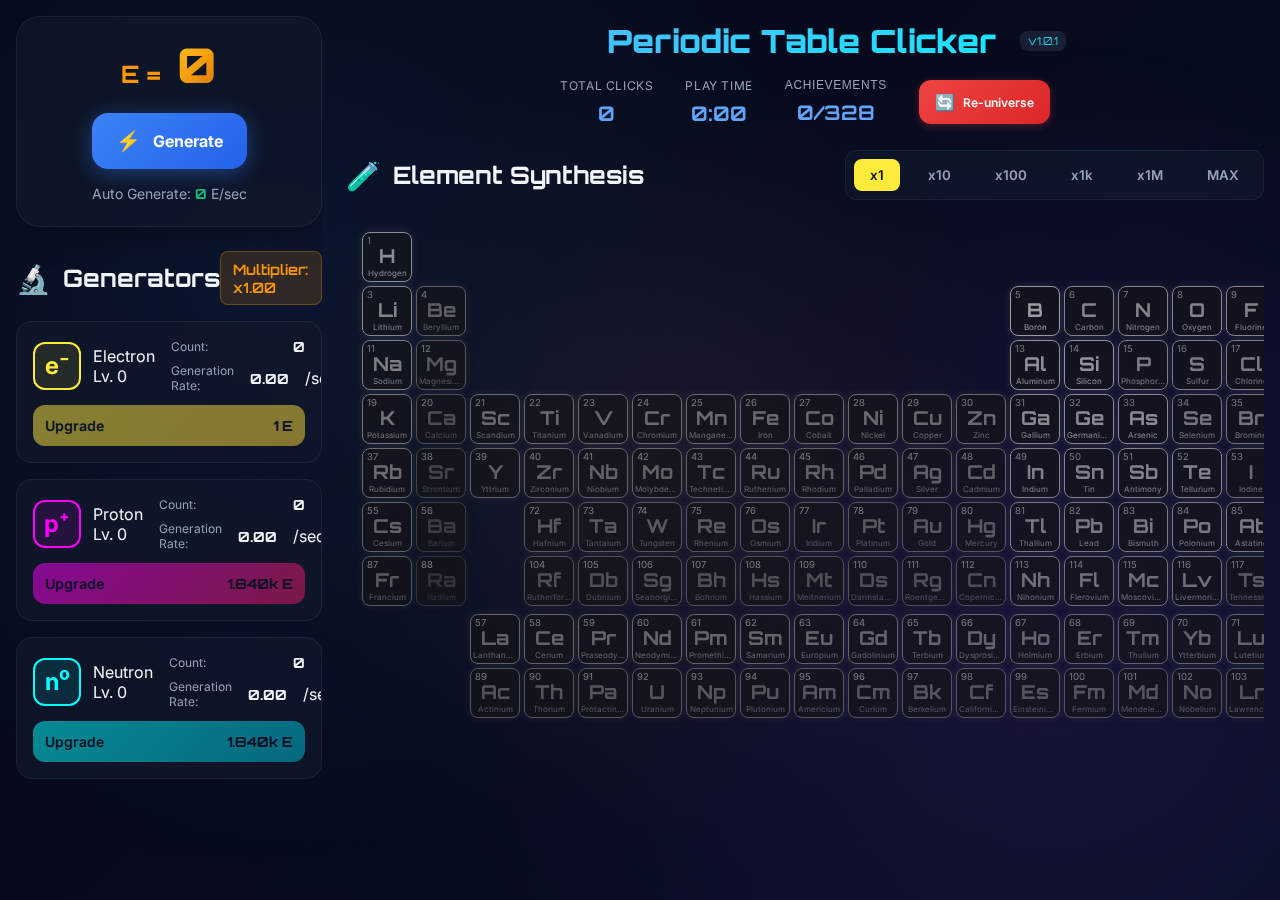
<file: index.html>
<!DOCTYPE html>
<html lang="ja">

<head>
    <meta charset="UTF-8">
    <meta name="viewport" content="width=device-width, initial-scale=1.0">
    <title>Periodic Table Clicker</title>
    <meta name="description" content="Periodic Table Clicker">
    <link rel="preconnect" href="https://fonts.googleapis.com">
    <link rel="preconnect" href="https://fonts.gstatic.com" crossorigin>
    <link
        href="https://fonts.googleapis.com/css2?family=Inter:wght@400;500;600;700&family=Orbitron:wght@500;700;900&display=swap"
        rel="stylesheet">
    <link rel="stylesheet" href="style.css">
</head>

<body>
    <div class="background-particles"></div>

    <div class="game-container">
        <!-- Main Game Area - Two Pane Layout -->
        <div class="game-main">
            <!-- Left Panel: Energy & Generators (Full Height) -->
            <div class="left-panel">
                <!-- Energy Section -->
                <section class="energy-section">
                    <div class="energy-display">
                        <div class="energy-unit">E = </div>
                        <div class="energy-value" id="energyValue">0</div>
                    </div>
                    <button class="click-button" id="clickButton">
                        <span class="click-icon">⚡</span>
                        <span class="click-text">Generate</span>
                    </button>
                    <div class="energy-rate">
                        <span>Auto Generate: </span>
                        <span id="energyRate">0.0</span>
                        <span> E/sec</span>
                    </div>
                </section>

                <!-- Particle Generators -->
                <section class="generators-section">
                    <div class="section-header">
                        <h2 class="section-title">
                            <span class="section-icon">🔬</span>
                            Generators
                        </h2>
                        <div class="multiplier-display">
                            Multiplier: x<span id="multiplierValue">1.0</span>
                        </div>
                    </div>
                    <div class="generators-grid">
                        <!-- Electron Generator -->
                        <div class="generator-card" data-type="electrons">
                            <div class="generator-content">
                                <div class="generator-header">
                                    <div class="generator-icon">e⁻</div>
                                    <div class="generator-info">
                                        <div class="generator-name">Electron</div>
                                        <div class="generator-level">Lv. <span id="electronLevel">0</span></div>
                                    </div>
                                </div>
                                <div class="generator-stats">
                                    <div class="stat-row">
                                        <span class="stat-name">Count:</span>
                                        <span class="stat-number" id="electronCount">0</span>
                                    </div>
                                    <div class="stat-row">
                                        <span class="stat-name">Generation Rate:</span>
                                        <span class="stat-number" id="electronRate">0.0</span>
                                        <span>/sec</span>
                                    </div>
                                </div>
                            </div>
                            <button class="upgrade-button" id="electronUpgrade">
                                <span class="button-text">Upgrade</span>
                                <span class="button-cost" id="electronCost">10 E</span>
                            </button>
                        </div>

                        <!-- Proton Generator -->
                        <div class="generator-card" data-type="protons">
                            <div class="generator-content">
                                <div class="generator-header">
                                    <div class="generator-icon">p⁺</div>
                                    <div class="generator-info">
                                        <div class="generator-name">Proton</div>
                                        <div class="generator-level">Lv. <span id="protonLevel">0</span></div>
                                    </div>
                                </div>
                                <div class="generator-stats">
                                    <div class="stat-row">
                                        <span class="stat-name">Count:</span>
                                        <span class="stat-number" id="protonCount">0</span>
                                    </div>
                                    <div class="stat-row">
                                        <span class="stat-name">Generation Rate:</span>
                                        <span class="stat-number" id="protonRate">0.0</span>
                                        <span>/sec</span>
                                    </div>
                                </div>
                            </div>
                            <button class="upgrade-button" id="protonUpgrade">
                                <span class="button-text">Upgrade</span>
                                <span class="button-cost" id="protonCost">10 E</span>
                            </button>
                        </div>

                        <!-- Neutron Generator -->
                        <div class="generator-card" data-type="neutrons">
                            <div class="generator-content">
                                <div class="generator-header">
                                    <div class="generator-icon">n⁰</div>
                                    <div class="generator-info">
                                        <div class="generator-name">Neutron</div>
                                        <div class="generator-level">Lv. <span id="neutronLevel">0</span></div>
                                    </div>
                                </div>
                                <div class="generator-stats">
                                    <div class="stat-row">
                                        <span class="stat-name">Count:</span>
                                        <span class="stat-number" id="neutronCount">0</span>
                                    </div>
                                    <div class="stat-row">
                                        <span class="stat-name">Generation Rate:</span>
                                        <span class="stat-number" id="neutronRate">0.0</span>
                                        <span>/sec</span>
                                    </div>
                                </div>
                            </div>
                            <button class="upgrade-button" id="neutronUpgrade">
                                <span class="button-text">Upgrade</span>
                                <span class="button-cost" id="neutronCost">10 E</span>
                            </button>
                        </div>
                    </div>
                </section>
            </div>

            <!-- Right Panel: Header + Elements -->
            <div class="right-panel">
                <!-- Header in Right Panel -->
                <div class="right-panel-header">
                    <h1 class="game-title">
                        <span class="title-icon">⚛️</span>
                        Periodic Table Clicker
                        <span class="version-tag" id="versionTag">v1.0.0</span>
                    </h1>
                    <div class="header-controls">
                        <div class="stats-bar">
                            <div class="stat-item">
                                <span class="stat-label">Total Clicks</span>
                                <span class="stat-value" id="totalClicks">0</span>
                            </div>
                            <div class="stat-item">
                                <span class="stat-label">Play Time</span>
                                <span class="stat-value" id="playTime">0:00</span>
                            </div>
                            <button class="achievement-button stat-item" id="achievementButton">
                                <span class="stat-label">Achievements</span>
                                <span class="stat-value" id="achievementCount">0/0</span>
                            </button>
                        </div>
                        <button class="reset-button" id="resetButton">
                            <span class="reset-icon">🔄</span>
                            <span>Re-universe</span>
                        </button>
                    </div>
                </div>

                <!-- Elements Section -->
                <section class="elements-section">
                    <div class="elements-header">
                        <h2 class="section-title">
                            <span class="section-icon">🧪</span>
                            Element Synthesis
                        </h2>
                        <div class="bulk-controls">
                            <button class="bulk-btn active" data-multiplier="1">x1</button>
                            <button class="bulk-btn" data-multiplier="10">x10</button>
                            <button class="bulk-btn" data-multiplier="100">x100</button>
                            <button class="bulk-btn" data-multiplier="1000">x1k</button>
                            <button class="bulk-btn" data-multiplier="1000000">x1M</button>
                            <button class="bulk-btn" data-multiplier="max">MAX</button>
                        </div>
                    </div>
                    <div class="elements-grid" id="elementsGrid">
                        <!-- Elements will be dynamically generated here -->
                    </div>
                </section>
            </div>
        </div>
    </div>

    <!-- Reset Confirmation Modal -->
    <div class="modal-overlay" id="resetModal">
        <div class="modal-content">
            <h3 class="modal-title">Reset Confirmation</h3>
            <p class="modal-message">Are you sure you want to reset your progress? This action cannot be undone.</p>
            <div class="reset-info">
                <div class="reset-info-row">
                    <span class="reset-info-label">Total Energy Earned:</span>
                    <span class="reset-info-value" id="resetTotalEnergy">0</span>
                </div>
                <div class="reset-info-row">
                    <span class="reset-info-label">New Multiplier:</span>
                    <span class="reset-info-value highlight" id="resetNewMultiplier">1.0</span>
                </div>
            </div>
            <div class="modal-actions">
                <button class="modal-button cancel" id="cancelReset">Cancel</button>
                <button class="modal-button confirm" id="confirmReset">Reset</button>
            </div>
            <div class="modal-footer-link">
                <a href="all_reset.html" class="danger-link">To completely delete your data, click here.</a>
            </div>
        </div>
    </div>

    <!-- Achievement List Modal -->
    <div class="modal-overlay" id="achievementModal">
        <div class="modal-content achievement-modal">
            <div class="achievement-modal-header">
                <h3 class="modal-title">🏆 Achievements</h3>
                <div class="achievement-summary">
                    <span id="achievementModalCount">0/0</span>
                    <span class="achievement-modal-bonus">Bonus: <span id="achievementModalBonus">x1</span></span>
                </div>
            </div>
            <div class="achievement-tabs">
                <button class="achievement-tab active" data-tab="elements">Elements</button>
                <button class="achievement-tab" data-tab="periods">Periods</button>
                <button class="achievement-tab" data-tab="groups">Groups</button>
                <button class="achievement-tab" data-tab="special">Special</button>
            </div>
            <div class="achievement-list-container" id="achievementListContainer">
                <!-- Achievement list will be generated here -->
            </div>
            <div class="modal-actions">
                <button class="modal-button cancel" id="closeAchievementModal">Close</button>
            </div>
        </div>
    </div>

    <!-- Achievement Detail Modal -->
    <div class="modal" id="achievementDetailModal">
        <div class="modal-content achievement-detail-modal">
            <h2 class="modal-title">🏆 Achievement Details</h2>
            <div class="achievement-detail-content">
                <div class="achievement-detail-name" id="achievementDetailName"></div>
                <div class="achievement-detail-desc" id="achievementDetailDesc"></div>
                <div class="achievement-detail-stats">
                    <div class="achievement-detail-row">
                        <span class="achievement-detail-label">📅 Obtained Date:</span>
                        <span class="achievement-detail-value" id="achievementDetailDate"></span>
                    </div>
                    <div class="achievement-detail-row">
                        <span class="achievement-detail-label">🖱️ Clicks at Obtained:</span>
                        <span class="achievement-detail-value" id="achievementDetailClicks"></span>
                    </div>
                    <div class="achievement-detail-row">
                        <span class="achievement-detail-label">⏱️ Play Time at Obtained:</span>
                        <span class="achievement-detail-value" id="achievementDetailPlayTime"></span>
                    </div>
                </div>
            </div>
            <div class="modal-actions">
                <button class="modal-button cancel" id="closeAchievementDetailModal">Close</button>
            </div>
        </div>
    </div>

    <script>
        // 複数タブ抑止
        (function() {
            const TAB_ID = 'periodicTableTab_' + Date.now() + '_' + Math.random();
            const CHANNEL_NAME = 'periodicTableChannel';
            const channel = new BroadcastChannel(CHANNEL_NAME);
            
            // 既存タブにping送信
            channel.postMessage({ type: 'ping', from: TAB_ID });
            
            let duplicateDetected = false;
            
            channel.onmessage = (e) => {
                if (e.data.type === 'ping' && e.data.from !== TAB_ID) {
                    // 他のタブからpingが来た = このタブは既存タブ
                    channel.postMessage({ type: 'pong', from: TAB_ID, to: e.data.from });
                } else if (e.data.type === 'pong' && e.data.to === TAB_ID) {
                    // 既存タブからの応答 = 重複検出
                    if (!duplicateDetected) {
                        duplicateDetected = true;
                        showDuplicateWarning();
                    }
                }
            };
            
            function showDuplicateWarning() {
                document.body.innerHTML = `
                    <div style="
                        position: fixed;
                        top: 0; left: 0; right: 0; bottom: 0;
                        background: linear-gradient(135deg, #050814 0%, #0a0e27 100%);
                        display: flex;
                        flex-direction: column;
                        justify-content: center;
                        align-items: center;
                        font-family: 'Inter', sans-serif;
                        color: #f1f5f9;
                        padding: 2rem;
                        text-align: center;
                    ">
                        <div style="font-size: 4rem; margin-bottom: 1rem;">⚠️</div>
                        <h1 style="font-family: 'Orbitron', sans-serif; color: #f59e0b; margin-bottom: 1rem;">It is already open in another tab.</h1>
                        <p style="color: #94a3b8; margin-bottom: 2rem; max-width: 400px;">
                            Periodic Table Clicker can only run in one tab at a time.
To maintain data integrity, please close this tab.
                        </p>
                        <button onclick="window.close()" style="
                            background: #3b82f6;
                            color: white;
                            border: none;
                            padding: 1rem 2rem;
                            border-radius: 0.75rem;
                            font-size: 1rem;
                            cursor: pointer;
                            font-family: 'Inter', sans-serif;
                        ">このタブを閉じる</button>
                    </div>
                `;
            }
            
            // タブを閉じる時にクリーンアップ
            window.addEventListener('beforeunload', () => {
                channel.close();
            });
        })();
    </script>
    <script src="game.js"></script>
</body>

</html>
</file>
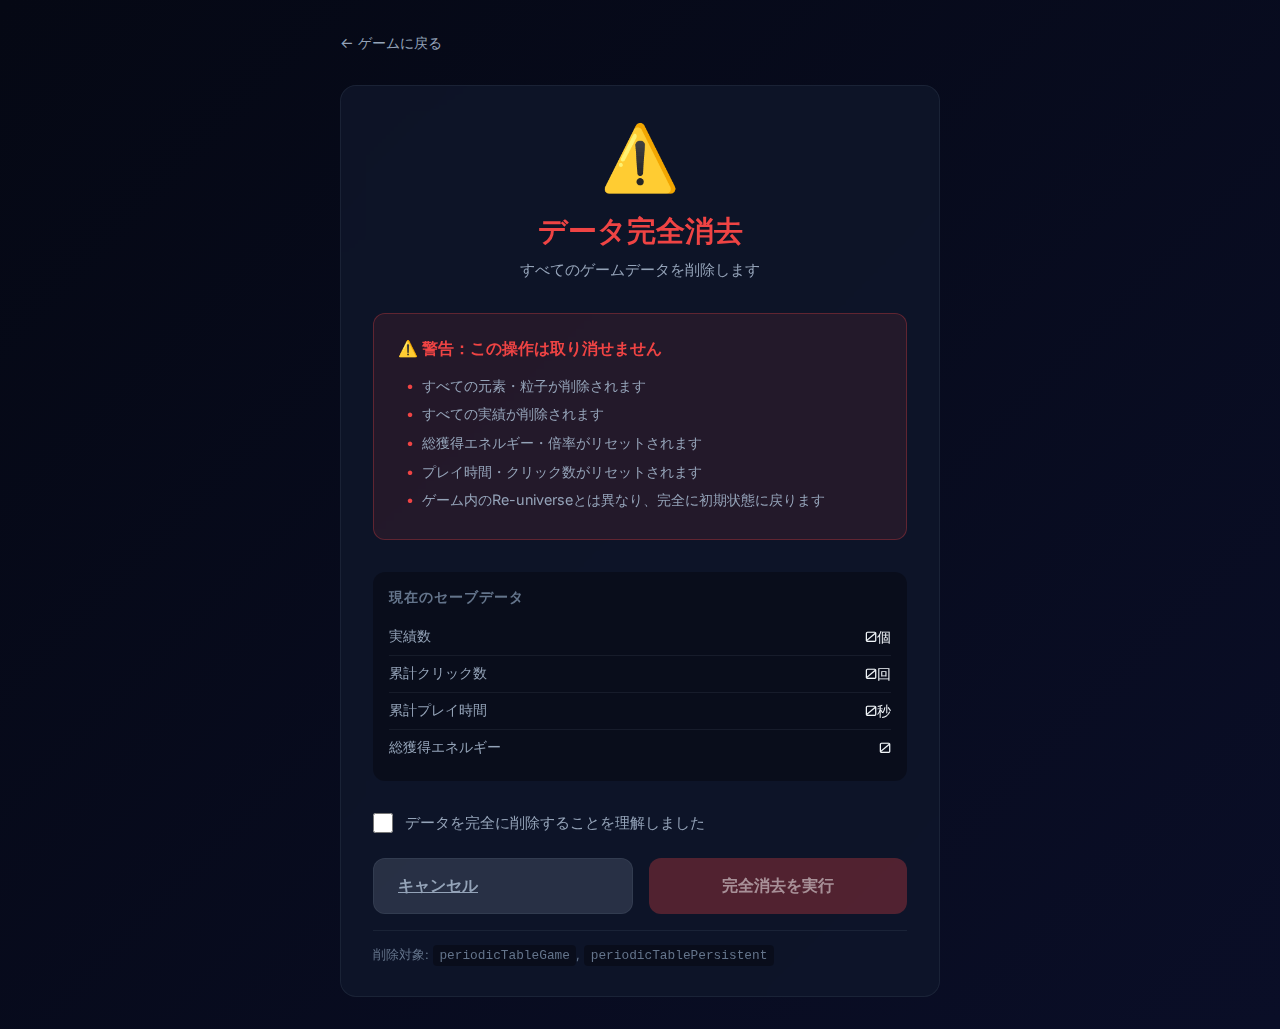
<file: all_reset.html>
<!DOCTYPE html>
<html lang="ja">
<head>
    <meta charset="UTF-8">
    <meta name="viewport" content="width=device-width, initial-scale=1.0">
    <title>データ完全消去 - Periodic Table Clicker</title>
    <link href="https://fonts.googleapis.com/css2?family=Inter:wght@400;500;600;700&family=Orbitron:wght@400;500;600;700&display=swap" rel="stylesheet">
    <style>
        :root {
            --bg-dark: #0a0e27;
            --bg-darker: #050814;
            --bg-card: rgba(15, 23, 42, 0.8);
            --primary: #3b82f6;
            --text-primary: #f1f5f9;
            --text-secondary: #94a3b8;
            --text-muted: #64748b;
            --danger: #ef4444;
            --danger-dark: #dc2626;
            --warning: #f59e0b;
            --border: rgba(148, 163, 184, 0.1);
            --radius-md: 0.75rem;
            --radius-lg: 1rem;
            --font-ui: 'Inter', sans-serif;
            --font-display: 'Orbitron', sans-serif;
        }

        * {
            margin: 0;
            padding: 0;
            box-sizing: border-box;
        }

        body {
            font-family: var(--font-ui);
            background: linear-gradient(135deg, var(--bg-darker) 0%, var(--bg-dark) 100%);
            color: var(--text-primary);
            min-height: 100vh;
            display: flex;
            flex-direction: column;
            align-items: center;
            justify-content: center;
            padding: 2rem;
        }

        .container {
            max-width: 600px;
            width: 100%;
        }

        .back-link {
            display: inline-flex;
            align-items: center;
            gap: 0.5rem;
            color: var(--text-secondary);
            text-decoration: none;
            margin-bottom: 2rem;
            font-size: 0.9rem;
            transition: color 0.2s;
        }

        .back-link:hover {
            color: var(--primary);
        }

        .card {
            background: var(--bg-card);
            border: 1px solid var(--border);
            border-radius: var(--radius-lg);
            padding: 2rem;
            backdrop-filter: blur(10px);
        }

        .header {
            text-align: center;
            margin-bottom: 2rem;
        }

        .header-icon {
            font-size: 4rem;
            margin-bottom: 1rem;
        }

        .header h1 {
            font-family: var(--font-display);
            font-size: 1.8rem;
            color: var(--danger);
            margin-bottom: 0.5rem;
        }

        .header p {
            color: var(--text-secondary);
            font-size: 0.95rem;
        }

        .warning-box {
            background: rgba(239, 68, 68, 0.1);
            border: 1px solid rgba(239, 68, 68, 0.3);
            border-radius: var(--radius-md);
            padding: 1.5rem;
            margin-bottom: 2rem;
        }

        .warning-box h3 {
            color: var(--danger);
            font-size: 1rem;
            margin-bottom: 0.75rem;
            display: flex;
            align-items: center;
            gap: 0.5rem;
        }

        .warning-box ul {
            list-style: none;
            color: var(--text-secondary);
            font-size: 0.9rem;
        }

        .warning-box li {
            padding: 0.3rem 0;
            padding-left: 1.5rem;
            position: relative;
        }

        .warning-box li::before {
            content: "•";
            color: var(--danger);
            position: absolute;
            left: 0.5rem;
        }

        .data-preview {
            background: rgba(0, 0, 0, 0.3);
            border-radius: var(--radius-md);
            padding: 1rem;
            margin-bottom: 2rem;
        }

        .data-preview h3 {
            font-size: 0.9rem;
            color: var(--text-muted);
            margin-bottom: 0.75rem;
            text-transform: uppercase;
            letter-spacing: 1px;
        }

        .data-item {
            display: flex;
            justify-content: space-between;
            padding: 0.5rem 0;
            border-bottom: 1px solid var(--border);
            font-size: 0.9rem;
        }

        .data-item:last-child {
            border-bottom: none;
        }

        .data-item .label {
            color: var(--text-secondary);
        }

        .data-item .value {
            color: var(--text-primary);
            font-family: var(--font-display);
        }

        .data-item .value.none {
            color: var(--text-muted);
            font-style: italic;
            font-family: var(--font-ui);
        }

        .confirmation {
            margin-bottom: 1.5rem;
        }

        .confirmation label {
            display: flex;
            align-items: center;
            gap: 0.75rem;
            cursor: pointer;
            font-size: 0.95rem;
            color: var(--text-secondary);
        }

        .confirmation input[type="checkbox"] {
            width: 1.25rem;
            height: 1.25rem;
            accent-color: var(--danger);
            cursor: pointer;
        }

        .button-group {
            display: flex;
            gap: 1rem;
        }

        .btn {
            flex: 1;
            padding: 1rem 1.5rem;
            border: none;
            border-radius: var(--radius-md);
            font-family: var(--font-ui);
            font-size: 1rem;
            font-weight: 600;
            cursor: pointer;
            transition: all 0.2s;
        }

        .btn-cancel {
            background: rgba(148, 163, 184, 0.2);
            color: var(--text-secondary);
            border: 1px solid var(--border);
        }

        .btn-cancel:hover {
            background: rgba(148, 163, 184, 0.3);
            color: var(--text-primary);
        }

        .btn-danger {
            background: var(--danger);
            color: white;
        }

        .btn-danger:hover:not(:disabled) {
            background: var(--danger-dark);
            box-shadow: 0 0 20px rgba(239, 68, 68, 0.4);
        }

        .btn-danger:disabled {
            background: rgba(239, 68, 68, 0.3);
            color: rgba(255, 255, 255, 0.5);
            cursor: not-allowed;
        }

        .success-message {
            display: none;
            text-align: center;
            padding: 2rem;
        }

        .success-message.show {
            display: block;
        }

        .success-message .icon {
            font-size: 4rem;
            margin-bottom: 1rem;
        }

        .success-message h2 {
            font-family: var(--font-display);
            color: #10b981;
            margin-bottom: 1rem;
        }

        .success-message p {
            color: var(--text-secondary);
            margin-bottom: 1.5rem;
        }

        .form-content {
            display: block;
        }

        .form-content.hide {
            display: none;
        }

        .storage-keys {
            font-size: 0.8rem;
            color: var(--text-muted);
            margin-top: 1rem;
            padding-top: 1rem;
            border-top: 1px solid var(--border);
        }

        .storage-keys code {
            background: rgba(0, 0, 0, 0.3);
            padding: 0.2rem 0.4rem;
            border-radius: 4px;
            font-family: monospace;
        }
    </style>
</head>
<body>
    <div class="container">
        <a href="index.html" class="back-link">← ゲームに戻る</a>
        
        <div class="card">
            <div class="header">
                <div class="header-icon">⚠️</div>
                <h1>データ完全消去</h1>
                <p>すべてのゲームデータを削除します</p>
            </div>

            <div class="form-content" id="formContent">
                <div class="warning-box">
                    <h3>⚠️ 警告：この操作は取り消せません</h3>
                    <ul>
                        <li>すべての元素・粒子が削除されます</li>
                        <li>すべての実績が削除されます</li>
                        <li>総獲得エネルギー・倍率がリセットされます</li>
                        <li>プレイ時間・クリック数がリセットされます</li>
                        <li>ゲーム内のRe-universeとは異なり、完全に初期状態に戻ります</li>
                    </ul>
                </div>

                <div class="data-preview">
                    <h3>現在のセーブデータ</h3>
                    <div class="data-item">
                        <span class="label">実績数</span>
                        <span class="value" id="achievementCount">-</span>
                    </div>
                    <div class="data-item">
                        <span class="label">累計クリック数</span>
                        <span class="value" id="totalClicks">-</span>
                    </div>
                    <div class="data-item">
                        <span class="label">累計プレイ時間</span>
                        <span class="value" id="totalPlayTime">-</span>
                    </div>
                    <div class="data-item">
                        <span class="label">総獲得エネルギー</span>
                        <span class="value" id="totalEnergy">-</span>
                    </div>
                </div>

                <div class="confirmation">
                    <label>
                        <input type="checkbox" id="confirmCheck">
                        データを完全に削除することを理解しました
                    </label>
                </div>

                <div class="button-group">
                    <a href="index.html" class="btn btn-cancel">キャンセル</a>
                    <button class="btn btn-danger" id="deleteBtn" disabled>完全消去を実行</button>
                </div>

                <div class="storage-keys">
                    削除対象: <code>periodicTableGame</code>, <code>periodicTablePersistent</code>
                </div>
            </div>

            <div class="success-message" id="successMessage">
                <div class="icon">✅</div>
                <h2>削除完了</h2>
                <p>すべてのゲームデータが削除されました。</p>
                <a href="index.html" class="btn btn-cancel" style="display: inline-block; flex: none;">ゲームを始める</a>
            </div>
        </div>
    </div>

    <script>
        // BigInt対応のJSONパーサー
        function parseWithBigInt(jsonString) {
            return JSON.parse(jsonString, (key, value) => {
                if (value && typeof value === 'object' && value.__bigint__) {
                    return BigInt(value.__bigint__);
                }
                return value;
            });
        }

        // 数値フォーマット
        function formatNumber(num) {
            if (typeof num === 'bigint') {
                if (num >= 1000000000000000000000000n) return (Number(num / 1000000000000000000000n) / 1000).toFixed(2) + 'Y';
                if (num >= 1000000000000000000000n) return (Number(num / 1000000000000000000n) / 1000).toFixed(2) + 'Z';
                if (num >= 1000000000000000000n) return (Number(num / 1000000000000000n) / 1000).toFixed(2) + 'E';
                if (num >= 1000000000000000n) return (Number(num / 1000000000000n) / 1000).toFixed(2) + 'P';
                if (num >= 1000000000000n) return (Number(num / 1000000000n) / 1000).toFixed(2) + 'T';
                if (num >= 1000000000n) return (Number(num / 1000000n) / 1000).toFixed(2) + 'G';
                if (num >= 1000000n) return (Number(num / 1000n) / 1000).toFixed(2) + 'M';
                if (num >= 1000n) return (Number(num) / 1000).toFixed(2) + 'k';
                return num.toString();
            }
            if (num >= 1e24) return (num / 1e24).toFixed(2) + 'Y';
            if (num >= 1e21) return (num / 1e21).toFixed(2) + 'Z';
            if (num >= 1e18) return (num / 1e18).toFixed(2) + 'E';
            if (num >= 1e15) return (num / 1e15).toFixed(2) + 'P';
            if (num >= 1e12) return (num / 1e12).toFixed(2) + 'T';
            if (num >= 1e9) return (num / 1e9).toFixed(2) + 'G';
            if (num >= 1e6) return (num / 1e6).toFixed(2) + 'M';
            if (num >= 1e3) return (num / 1e3).toFixed(2) + 'k';
            return Math.floor(num).toLocaleString();
        }

        // 時間フォーマット
        function formatTime(ms) {
            const seconds = Math.floor(ms / 1000);
            const minutes = Math.floor(seconds / 60);
            const hours = Math.floor(minutes / 60);
            const days = Math.floor(hours / 24);

            if (days > 0) {
                return `${days}日 ${hours % 24}時間 ${minutes % 60}分`;
            } else if (hours > 0) {
                return `${hours}時間 ${minutes % 60}分 ${seconds % 60}秒`;
            } else if (minutes > 0) {
                return `${minutes}分 ${seconds % 60}秒`;
            } else {
                return `${seconds}秒`;
            }
        }

        // データ表示
        function loadDataPreview() {
            const gameData = localStorage.getItem('periodicTableGame');
            const persistentData = localStorage.getItem('periodicTablePersistent');

            if (!gameData && !persistentData) {
                document.getElementById('achievementCount').textContent = 'データなし';
                document.getElementById('achievementCount').classList.add('none');
                document.getElementById('totalClicks').textContent = 'データなし';
                document.getElementById('totalClicks').classList.add('none');
                document.getElementById('totalPlayTime').textContent = 'データなし';
                document.getElementById('totalPlayTime').classList.add('none');
                document.getElementById('totalEnergy').textContent = 'データなし';
                document.getElementById('totalEnergy').classList.add('none');
                return;
            }

            try {
                if (persistentData) {
                    const persistent = parseWithBigInt(persistentData);
                    const achievementCount = Object.keys(persistent.achievements || {}).length;
                    document.getElementById('achievementCount').textContent = achievementCount > 0 ? `${achievementCount}個` : '0個';
                    
                    const totalClicks = persistent.totalClicks || 0;
                    document.getElementById('totalClicks').textContent = formatNumber(totalClicks) + '回';
                    
                    const totalPlayTime = persistent.totalPlayTime || 0;
                    document.getElementById('totalPlayTime').textContent = formatTime(totalPlayTime);
                    
                    const totalEnergy = persistent.totalEnergyEarned || 0n;
                    document.getElementById('totalEnergy').textContent = formatNumber(totalEnergy);
                }
            } catch (e) {
                console.error('Failed to parse save data:', e);
            }
        }

        // チェックボックスイベント
        document.getElementById('confirmCheck').addEventListener('change', function() {
            document.getElementById('deleteBtn').disabled = !this.checked;
        });

        // 削除ボタンイベント
        document.getElementById('deleteBtn').addEventListener('click', function() {
            if (!document.getElementById('confirmCheck').checked) return;

            // データ削除
            localStorage.removeItem('periodicTableGame');
            localStorage.removeItem('periodicTablePersistent');

            // UI更新
            document.getElementById('formContent').classList.add('hide');
            document.getElementById('successMessage').classList.add('show');
        });

        // 初期化
        loadDataPreview();
    </script>
</body>
</html>
</file>
<file: style.css>
/* ===== CSS Variables & Reset ===== */
:root {
    /* Colors */
    --bg-dark: #0a0e27;
    --bg-darker: #050814;
    --bg-card: rgba(15, 23, 42, 0.8);
    --bg-card-hover: rgba(20, 30, 55, 0.9);

    --primary: #3b82f6;
    --primary-light: #60a5fa;
    --primary-dark: #2563eb;

    --accent-electron: #FFEB3B;
    --accent-proton: #FF00FF;
    --accent-neutron: #00FFFF;
    --accent-energy: #FF9800;

    --text-primary: #f1f5f9;
    --text-secondary: #94a3b8;
    --text-muted: #64748b;

    --success: #10b981;
    --border: rgba(148, 163, 184, 0.1);
    --glow: rgba(59, 130, 246, 0.3);

    /* Spacing */
    --spacing-xs: 0.5rem;
    --spacing-sm: 0.75rem;
    --spacing-md: 1rem;
    --spacing-lg: 1.5rem;
    --spacing-xl: 2rem;

    /* Border Radius */
    --radius-sm: 0.5rem;
    --radius-md: 0.75rem;
    --radius-lg: 1rem;
    --radius-xl: 1.5rem;

    /* Fonts */
    --font-ui: 'Inter', sans-serif;
    --font-display: 'Orbitron', sans-serif;
}

* {
    margin: 0;
    padding: 0;
    box-sizing: border-box;
}

body {
    font-family: var(--font-ui);
    background: linear-gradient(135deg, var(--bg-darker) 0%, var(--bg-dark) 100%);
    color: var(--text-primary);
    min-height: 100vh;
    overflow: hidden;
    position: relative;
}

/* ===== Background Particles ===== */
.background-particles {
    position: fixed;
    top: 0;
    left: 0;
    width: 100%;
    height: 100%;
    pointer-events: none;
    background-image:
        radial-gradient(circle at 20% 30%, rgba(59, 130, 246, 0.1) 0%, transparent 50%),
        radial-gradient(circle at 80% 70%, rgba(139, 92, 246, 0.1) 0%, transparent 50%),
        radial-gradient(circle at 50% 50%, rgba(245, 158, 11, 0.05) 0%, transparent 50%);
    animation: particleFloat 20s ease-in-out infinite;
}

@keyframes particleFloat {

    0%,
    100% {
        transform: translate(0, 0);
    }

    50% {
        transform: translate(20px, -20px);
    }
}

/* ===== Game Container ===== */
.game-container {
    max-width: 100%;
    margin: 0 auto;
    padding: var(--spacing-md);
    position: relative;
    z-index: 1;
    height: 100vh;
    display: flex;
    flex-direction: column;
}

/* ===== Two-Pane Layout ===== */
.game-main {
    display: flex;
    gap: var(--spacing-lg);
    flex: 1;
    overflow: hidden;
}

.left-panel {
    width: 25%;
    display: flex;
    flex-direction: column;
    gap: var(--spacing-lg);
    overflow-y: auto;
}

.right-panel {
    width: 75%;
    display: flex;
    flex-direction: column;
    overflow-y: auto;
}

/* ===== Right Panel Header ===== */
.right-panel-header {
    flex-shrink: 0;
    margin-bottom: var(--spacing-lg);
    text-align: center;
}

.game-title {
    font-family: var(--font-display);
    font-size: 2rem;
    font-weight: 900;
    background: linear-gradient(135deg, var(--primary-light) 0%, var(--accent-neutron) 100%);
    -webkit-background-clip: text;
    -webkit-text-fill-color: transparent;
    background-clip: text;
    margin-bottom: var(--spacing-sm);
    display: flex;
    align-items: center;
    justify-content: center;
    gap: var(--spacing-sm);
}

.title-icon {
    font-size: 2.5rem;
    filter: drop-shadow(0 0 20px var(--glow));
}

.header-controls {
    display: flex;
    justify-content: center;
    align-items: center;
    gap: var(--spacing-xl);
    margin-top: var(--spacing-sm);
}

.stats-bar {
    display: flex;
    justify-content: center;
    gap: var(--spacing-xl);
}

.stat-item {
    display: flex;
    flex-direction: column;
    gap: var(--spacing-xs);
}

.stat-label {
    font-size: 0.75rem;
    color: var(--text-secondary);
    text-transform: uppercase;
    letter-spacing: 0.05em;
}

.stat-value {
    font-family: var(--font-display);
    font-size: 1.25rem;
    font-weight: 700;
    color: var(--primary-light);
}

.reset-button {
    background: linear-gradient(135deg, #ef4444 0%, #dc2626 100%);
    border: none;
    border-radius: var(--radius-md);
    padding: var(--spacing-sm) var(--spacing-md);
    font-family: var(--font-ui);
    font-size: 0.75rem;
    font-weight: 600;
    color: white;
    cursor: pointer;
    transition: all 0.3s ease;
    display: flex;
    align-items: center;
    gap: var(--spacing-xs);
    box-shadow: 0 2px 8px rgba(239, 68, 68, 0.3);
}

.reset-button:hover {
    transform: translateY(-2px);
    box-shadow: 0 4px 12px rgba(239, 68, 68, 0.5);
}

.reset-button:active {
    transform: translateY(0);
}

.reset-icon {
    font-size: 1rem;
}

.data-controls {
    display: flex;
    gap: var(--spacing-xs);
}

.data-btn {
    background: rgba(148, 163, 184, 0.1);
    border: 1px solid var(--border);
    border-radius: var(--radius-sm);
    padding: var(--spacing-xs) var(--spacing-sm);
    font-size: 0.9rem;
    cursor: pointer;
    transition: all 0.2s ease;
    display: flex;
    align-items: center;
    justify-content: center;
}

.data-btn:hover {
    background: rgba(148, 163, 184, 0.2);
    transform: translateY(-1px);
}

/* ===== Energy Section ===== */
.energy-section {
    background: var(--bg-card);
    border: 1px solid var(--border);
    border-radius: var(--radius-xl);
    padding: var(--spacing-lg);
    backdrop-filter: blur(10px);
    box-shadow: 0 8px 32px rgba(0, 0, 0, 0.3);
    text-align: center;
    flex-shrink: 0;
}

.energy-display {
    display: flex;
    align-items: baseline;
    justify-content: center;
    gap: var(--spacing-md);
    margin-bottom: var(--spacing-lg);
}

.energy-label {
    font-size: 1rem;
    color: var(--text-secondary);
    font-weight: 500;
}

.energy-value {
    font-family: var(--font-display);
    font-size: 3rem;
    font-weight: 900;
    background: linear-gradient(135deg, #fbbf24 0%, #f59e0b 50%, #d97706 100%);
    -webkit-background-clip: text;
    -webkit-text-fill-color: transparent;
    background-clip: text;
    line-height: 1;
}

.energy-unit {
    font-family: var(--font-display);
    font-size: 1.5rem;
    color: var(--accent-energy);
    font-weight: 700;
}

.click-button {
    background: linear-gradient(135deg, var(--primary) 0%, var(--primary-dark) 100%);
    border: none;
    border-radius: var(--radius-lg);
    padding: var(--spacing-md) var(--spacing-lg);
    font-family: var(--font-ui);
    font-size: 1rem;
    font-weight: 700;
    color: white;
    cursor: pointer;
    transition: all 0.3s ease;
    box-shadow: 0 4px 20px rgba(59, 130, 246, 0.4);
    display: inline-flex;
    align-items: center;
    gap: var(--spacing-sm);
    position: relative;
    overflow: visible;
}

.click-button:hover {
    transform: translateY(-2px);
    box-shadow: 0 6px 30px rgba(59, 130, 246, 0.6);
}

.click-button:active {
    transform: translateY(0);
}

.click-icon {
    font-size: 1.25rem;
    animation: pulse 2s ease-in-out infinite;
}

@keyframes pulse {

    0%,
    100% {
        transform: scale(1);
    }

    50% {
        transform: scale(1.1);
    }
}

.energy-rate {
    margin-top: var(--spacing-md);
    font-size: 0.875rem;
    color: var(--text-secondary);
}

.energy-rate span:nth-child(2) {
    color: var(--success);
    font-weight: 700;
    font-family: var(--font-display);
}

/* ===== Section Titles ===== */
.section-title {
    font-family: var(--font-display);
    font-size: 1.5rem;
    font-weight: 700;
    margin-bottom: var(--spacing-md);
    display: flex;
    align-items: center;
    gap: var(--spacing-sm);
    color: var(--text-primary);
}

.section-icon {
    font-size: 1.75rem;
}

/* ===== Generators Section ===== */
.generators-section {
    flex: 1;
    overflow-y: auto;
}

.section-header {
    display: flex;
    justify-content: space-between;
    align-items: center;
    margin-bottom: var(--spacing-md);
}

.section-header .section-title {
    margin-bottom: 0;
}

.multiplier-display {
    font-family: var(--font-display);
    font-size: 0.9rem;
    font-weight: 600;
    color: var(--accent-energy);
    background: rgba(255, 152, 0, 0.15);
    padding: var(--spacing-xs) var(--spacing-sm);
    border-radius: var(--radius-sm);
    border: 1px solid rgba(255, 152, 0, 0.3);
}

.generators-grid {
    display: flex;
    flex-direction: column;
    gap: var(--spacing-md);
}

.generator-card {
    background: var(--bg-card);
    border: 1px solid var(--border);
    border-radius: var(--radius-lg);
    padding: var(--spacing-md);
    backdrop-filter: blur(10px);
    transition: all 0.3s ease;
    position: relative;
    overflow: hidden;
    display: flex;
    flex-direction: column;
    gap: var(--spacing-sm);
}

.generator-content {
    display: flex;
    justify-content: space-between;
    align-items: center;
    gap: var(--spacing-md);
}

.generator-header {
    display: flex;
    align-items: center;
    gap: var(--spacing-sm);
    flex: 1;
    margin-bottom: 0;
}

.generator-icon {
    width: 48px;
    height: 48px;
    display: flex;
    align-items: center;
    justify-content: center;
    font-size: 1.5rem;
    font-weight: 700;
    border-radius: var(--radius-md);
    border: 2px solid;
    flex-shrink: 0;
}

.generator-card[data-type="electrons"] .generator-icon {
    color: var(--accent-electron);
    border-color: var(--accent-electron);
    background: rgba(255, 235, 59, 0.1);
}

.generator-card[data-type="protons"] .generator-icon {
    color: var(--accent-proton);
    border-color: var(--accent-proton);
    background: rgba(255, 0, 255, 0.1);
}

.generator-card[data-type="neutrons"] .generator-icon {
    color: var(--accent-neutron);
    border-color: var(--accent-neutron);
    background: rgba(0, 255, 255, 0.1);
}

.generator-stats {
    display: flex;
    flex-direction: column;
    gap: var(--spacing-xs);
    margin-bottom: 0;
    padding: 0;
    background: none;
    min-width: 120px;
}

.stat-row {
    display: flex;
    justify-content: space-between;
    align-items: center;
    gap: var(--spacing-md);
    padding: 0;
    border: none;
}

.stat-row:not(:last-child) {
    border-bottom: none;
}

.stat-name {
    color: var(--text-secondary);
    font-size: 0.75rem;
}

.stat-number {
    font-family: var(--font-display);
    font-weight: 700;
    color: var(--text-primary);
    font-size: 0.875rem;
}



.upgrade-button {
    width: 100%;
    border: none;
    border-radius: var(--radius-md);
    padding: var(--spacing-sm);
    font-family: var(--font-ui);
    font-weight: 600;
    color: #0a0e27;
    cursor: pointer;
    transition: all 0.3s ease;
    display: flex;
    justify-content: space-between;
    align-items: center;
    font-size: 0.875rem;
}

.generator-card[data-type="electrons"] .upgrade-button {
    background: linear-gradient(135deg, var(--accent-electron) 0%, #FDD835 100%);
}

.generator-card[data-type="protons"] .upgrade-button {
    background: linear-gradient(135deg, var(--accent-proton) 0%, #E91E63 100%);
}

.generator-card[data-type="neutrons"] .upgrade-button {
    background: linear-gradient(135deg, var(--accent-neutron) 0%, #00BCD4 100%);
}

.upgrade-button:hover:not(:disabled) {
    transform: translateY(-2px);
    box-shadow: 0 4px 16px rgba(59, 130, 246, 0.4);
}

.upgrade-button:active:not(:disabled) {
    transform: translateY(0);
}

.upgrade-button:disabled {
    opacity: 0.5;
    cursor: not-allowed;
}

.button-cost {
    font-family: var(--font-display);
    font-weight: 700;
}

/* ===== Bulk Controls ===== */
.elements-header {
    display: flex;
    justify-content: space-between;
    align-items: center;
    margin-bottom: var(--spacing-md);
    flex-wrap: wrap;
    gap: var(--spacing-sm);
}

.elements-header .section-title {
    margin-bottom: 0;
}

.bulk-controls {
    display: flex;
    gap: var(--spacing-sm);
    background: var(--bg-card);
    padding: var(--spacing-xs);
    border-radius: var(--radius-md);
    border: 1px solid var(--border);
    width: fit-content;
    margin-bottom: 0;
}

.bulk-btn {
    background: transparent;
    border: none;
    color: var(--text-secondary);
    padding: var(--spacing-xs) var(--spacing-md);
    border-radius: var(--radius-sm);
    font-family: var(--font-ui);
    font-weight: 600;
    cursor: pointer;
    transition: all 0.2s ease;
}

.bulk-btn:hover {
    color: var(--text-primary);
    background: rgba(255, 255, 255, 0.05);
}

.bulk-btn.active {
    background: var(--accent-electron);
    color: var(--bg-dark);
}

/* ===== Elements Section ===== */
.elements-section {
    flex: 1;
    display: flex;
    flex-direction: column;
}

.elements-grid {
    display: grid;
    grid-template-columns: repeat(18, 1fr);
    gap: 4px;
    padding: var(--spacing-md);
    overflow-x: auto;
    min-width: 1000px;
    /* Ensure it doesn't get too squished */
}

.element-card {
    aspect-ratio: 1;
    background: var(--bg-card);
    border: 1px solid var(--border);
    border-radius: var(--radius-sm);
    padding: 2px;
    cursor: pointer;
    transition: all 0.2s ease;
    display: flex;
    flex-direction: column;
    align-items: center;
    justify-content: center;
    position: relative;
    min-width: 40px;
    min-height: 40px;
}

.element-card:hover:not(.locked) {
    background: var(--bg-card-hover);
    border-color: rgba(148, 163, 184, 0.3);
    transform: translateY(-2px);
    box-shadow: 0 4px 16px rgba(0, 0, 0, 0.3);
}

.element-card.locked {
    opacity: 0.5;
    filter: grayscale(1);
    pointer-events: none;
}

.element-card.disabled {
    opacity: 0.7;
    cursor: not-allowed;
}

.element-number {
    position: absolute;
    top: 2px;
    left: 4px;
    font-size: 0.6rem;
    color: var(--text-secondary);
}

.element-owned {
    position: absolute;
    top: 2px;
    right: 2px;
    font-size: 0.55rem;
    font-weight: 600;
    color: var(--bg-dark);
    background: var(--accent-energy);
    padding: 1px 4px;
    border-radius: 4px;
    display: none;
    align-items: center;
    justify-content: center;
    min-width: 16px;
    box-shadow: 0 1px 3px rgba(0, 0, 0, 0.3);
}

.element-symbol {
    font-family: var(--font-display);
    font-size: 1.2rem;
    font-weight: 700;
    margin-top: 8px;
    margin-bottom: 0;
}

.element-name {
    font-size: 0.5rem;
    color: var(--text-secondary);
    margin-bottom: 0;
    text-align: center;
    white-space: nowrap;
    overflow: hidden;
    text-overflow: ellipsis;
    max-width: 100%;
}

/* ===== Click Animation ===== */
@keyframes clickPulse {
    0% {
        transform: scale(1);
        opacity: 1;
    }

    100% {
        transform: scale(2);
        opacity: 0;
    }
}

.click-ripple {
    position: absolute;
    border-radius: 50%;
    background: radial-gradient(circle, rgba(59, 130, 246, 0.6) 0%, transparent 70%);
    pointer-events: none;
    animation: clickPulse 0.6s ease-out;
}

/* ===== Number Pop Animation ===== */
@keyframes numberPop {
    0% {
        transform: translateY(0) scale(1);
        opacity: 1;
    }

    100% {
        transform: translateY(-50px) scale(1.2);
        opacity: 0;
    }
}

.number-pop {
    position: absolute;
    font-family: var(--font-display);
    font-weight: 700;
    font-size: 1.5rem;
    color: var(--accent-electron);
    pointer-events: none;
    animation: numberPop 1s ease-out;
    text-shadow: 0 0 10px rgba(251, 191, 36, 0.8);
}

/* ===== Element Tooltip ===== */
.element-tooltip {
    position: fixed;
    background: var(--bg-card);
    border: 1px solid var(--border);
    border-radius: var(--radius-md);
    padding: var(--spacing-md);
    backdrop-filter: blur(10px);
    box-shadow: 0 8px 32px rgba(0, 0, 0, 0.5);
    z-index: 1000;
    min-width: 200px;
    max-width: 300px;
    pointer-events: none;
}

.tooltip-title {
    font-family: var(--font-display);
    font-size: 0.875rem;
    font-weight: 700;
    color: var(--primary-light);
    margin-bottom: var(--spacing-sm);
    text-transform: uppercase;
    letter-spacing: 0.05em;
}

.tooltip-recipe {
    display: flex;
    flex-direction: column;
    gap: var(--spacing-xs);
    margin-bottom: var(--spacing-sm);
}

.recipe-item {
    display: flex;
    justify-content: space-between;
    align-items: center;
    padding: var(--spacing-xs);
    border-radius: var(--radius-sm);
    font-size: 0.875rem;
}

.recipe-item.available {
    background: rgba(16, 185, 129, 0.1);
    border-left: 3px solid var(--success);
}

.recipe-item.unavailable {
    background: rgba(239, 68, 68, 0.1);
    border-left: 3px solid var(--accent-proton);
}

.recipe-label {
    color: var(--text-secondary);
}

.recipe-value {
    font-family: var(--font-display);
    font-weight: 700;
    color: var(--text-primary);
}

.tooltip-info {
    font-size: 0.75rem;
    color: var(--text-muted);
    padding-top: var(--spacing-xs);
    border-top: 1px solid var(--border);
    font-style: italic;
}

/* ===== Modal ===== */
.modal-overlay {
    position: fixed;
    top: 0;
    left: 0;
    width: 100%;
    height: 100%;
    background: rgba(0, 0, 0, 0.7);
    backdrop-filter: blur(5px);
    display: flex;
    justify-content: center;
    align-items: center;
    z-index: 2000;
    opacity: 0;
    pointer-events: none;
    transition: opacity 0.3s ease;
}

.modal-overlay.active {
    opacity: 1;
    pointer-events: auto;
}

.modal-content {
    background: var(--bg-card);
    border: 1px solid var(--border);
    border-radius: var(--radius-lg);
    padding: var(--spacing-lg);
    max-width: 400px;
    width: 90%;
    text-align: center;
    box-shadow: 0 20px 50px rgba(0, 0, 0, 0.5);
    transform: translateY(20px);
    transition: transform 0.3s ease;
}

.modal-overlay.active .modal-content {
    transform: translateY(0);
}

.modal-title {
    font-family: var(--font-display);
    font-size: 1.25rem;
    color: var(--text-primary);
    margin-bottom: var(--spacing-md);
}

.modal-message {
    color: var(--text-secondary);
    margin-bottom: var(--spacing-md);
    line-height: 1.5;
}

.reset-info {
    background: rgba(0, 0, 0, 0.3);
    border-radius: var(--radius-md);
    padding: var(--spacing-md);
    margin-bottom: var(--spacing-lg);
}

.reset-info-row {
    display: flex;
    justify-content: space-between;
    align-items: center;
    padding: var(--spacing-xs) 0;
}

.reset-info-row:not(:last-child) {
    border-bottom: 1px solid var(--border);
}

.reset-info-label {
    color: var(--text-secondary);
    font-size: 0.9rem;
}

.reset-info-value {
    font-family: var(--font-display);
    font-weight: 600;
    color: var(--text-primary);
}

.reset-info-value.highlight {
    color: var(--accent-energy);
    font-size: 1.1rem;
}

.modal-actions {
    display: flex;
    justify-content: center;
    gap: var(--spacing-md);
}

.modal-button {
    padding: var(--spacing-sm) var(--spacing-lg);
    border-radius: var(--radius-md);
    font-family: var(--font-ui);
    font-weight: 600;
    cursor: pointer;
    border: none;
    transition: all 0.2s ease;
}

.modal-button.cancel {
    background: rgba(148, 163, 184, 0.1);
    color: var(--text-primary);
}

.modal-button.cancel:hover {
    background: rgba(148, 163, 184, 0.2);
}

.modal-button.confirm {
    background: var(--accent-proton);
    color: white;
}

.modal-button.confirm:hover {
    background: #dc2626;
    box-shadow: 0 4px 12px rgba(239, 68, 68, 0.4);
}

.modal-footer-link {
    margin-top: var(--spacing-lg);
    padding-top: var(--spacing-md);
    border-top: 1px solid var(--border);
    text-align: center;
}

.danger-link {
    color: var(--text-muted);
    font-size: 0.85rem;
    text-decoration: none;
    transition: color 0.2s;
}

.danger-link:hover {
    color: #ef4444;
    text-decoration: underline;
}

/* ===== Responsive Design ===== */
@media (max-width: 1024px) {
    .game-main {
        flex-direction: column;
    }

    .left-panel,
    .right-panel {
        width: 100%;
    }
}

@media (max-width: 768px) {
    .game-title {
        font-size: 1.5rem;
    }

    .title-icon {
        font-size: 2rem;
    }

    .energy-value {
        font-size: 2rem;
    }

    .elements-grid {
        grid-template-columns: repeat(auto-fill, minmax(90px, 1fr));
    }

    .header-controls {
        flex-direction: column;
        gap: var(--spacing-md);
    }
}

/* ===== Utility Classes (High Priority) ===== */
.text-energy {
    color: var(--accent-energy) !important;
}

.text-electron {
    color: var(--accent-electron) !important;
}

.text-proton {
    color: var(--accent-proton) !important;
}

.text-neutron {
    color: var(--accent-neutron) !important;
}

/* ===== Achievement Stat in Header ===== */
.achievement-stat {
    position: relative;
}

.achievement-stat .stat-label {
    color: #ffd700;
}

.achievement-stat .stat-value {
    color: #ffd700;
}

.stat-bonus {
    display: block;
    font-size: 0.7rem;
    color: #4ade80;
    font-weight: 600;
}

/* ===== Achievement Button ===== */
.achievement-button {
    display: flex;
    flex-direction: column;
    align-items: center;
    background: transparent;
    border: none;
    cursor: pointer;
    transition: all 0.2s ease;
}

.achievement-button:hover {
    transform: translateY(-1px);
}

.achievement-button:hover .stat-value {
    color: #ffd700;
}

/* ===== Achievement Modal ===== */
.achievement-modal {
    width: 90%;
    max-width: 700px;
    max-height: 80vh;
    display: flex;
    flex-direction: column;
}

.achievement-modal-header {
    display: flex;
    justify-content: space-between;
    align-items: center;
    margin-bottom: var(--spacing-md);
    padding-bottom: var(--spacing-md);
    border-bottom: 1px solid var(--border);
}

.achievement-summary {
    display: flex;
    flex-direction: column;
    align-items: flex-end;
    gap: 0.25rem;
}

.achievement-summary > span:first-child {
    font-size: 1.2rem;
    font-weight: 700;
    color: #ffd700;
}

.achievement-modal-bonus {
    font-size: 0.85rem;
    color: #4ade80;
}

.achievement-tabs {
    display: flex;
    gap: 0.5rem;
    margin-bottom: var(--spacing-md);
    flex-wrap: wrap;
}

.achievement-tab {
    padding: 0.5rem 1rem;
    background: var(--bg-card);
    border: 1px solid var(--border);
    border-radius: var(--radius-sm);
    color: var(--text-secondary);
    cursor: pointer;
    transition: all 0.2s ease;
    font-family: var(--font-ui);
    font-size: 0.85rem;
}

.achievement-tab:hover {
    background: var(--bg-card-hover);
    color: var(--text-primary);
}

.achievement-tab.active {
    background: linear-gradient(135deg, rgba(255, 215, 0, 0.2), rgba(255, 193, 7, 0.1));
    border-color: #ffd700;
    color: #ffd700;
}

.achievement-list-container {
    flex: 1;
    overflow-y: auto;
    max-height: 400px;
    padding-right: 0.5rem;
}

.achievement-list-container::-webkit-scrollbar {
    width: 6px;
}

.achievement-list-container::-webkit-scrollbar-track {
    background: var(--bg-darker);
    border-radius: 3px;
}

.achievement-list-container::-webkit-scrollbar-thumb {
    background: rgba(255, 215, 0, 0.3);
    border-radius: 3px;
}

.achievement-list-container::-webkit-scrollbar-thumb:hover {
    background: rgba(255, 215, 0, 0.5);
}

.achievement-category {
    margin-bottom: var(--spacing-md);
}

.achievement-category-title {
    font-size: 0.9rem;
    font-weight: 600;
    color: var(--text-secondary);
    margin-bottom: 0.5rem;
    padding-bottom: 0.25rem;
    border-bottom: 1px solid var(--border);
}

.achievement-item {
    display: flex;
    align-items: center;
    gap: 0.75rem;
    padding: 0.6rem 0.75rem;
    background: var(--bg-card);
    border-radius: var(--radius-sm);
    margin-bottom: 0.4rem;
    border: 1px solid transparent;
    transition: all 0.2s ease;
}

.achievement-item.unlocked {
    background: linear-gradient(135deg, rgba(255, 215, 0, 0.1), rgba(255, 193, 7, 0.05));
    border-color: rgba(255, 215, 0, 0.3);
}

.achievement-item.locked {
    opacity: 0.5;
}

.achievement-item-icon {
    font-size: 1.3rem;
    width: 2rem;
    text-align: center;
}

.achievement-item.unlocked .achievement-item-icon {
    color: #ffd700;
}

.achievement-item.locked .achievement-item-icon {
    color: var(--text-muted);
}

.achievement-item-info {
    flex: 1;
}

.achievement-item-name {
    font-size: 0.9rem;
    font-weight: 500;
    color: var(--text-primary);
    margin-bottom: 0.15rem;
}

.achievement-item.locked .achievement-item-name {
    color: var(--text-secondary);
}

.achievement-item-desc {
    font-size: 0.75rem;
    color: var(--text-muted);
}

.achievement-item-status {
    font-size: 0.75rem;
    padding: 0.2rem 0.5rem;
    border-radius: var(--radius-sm);
}

.achievement-item.unlocked .achievement-item-status {
    background: rgba(74, 222, 128, 0.15);
    color: #4ade80;
}

.achievement-item.locked .achievement-item-status {
    background: rgba(100, 116, 139, 0.15);
    color: var(--text-muted);
}

/* ===== Achievement Display ===== */
.achievement-display {
    font-family: var(--font-ui);
    font-size: 0.85rem;
    color: #ffd700;
    background: rgba(255, 215, 0, 0.1);
    padding: 0.3rem 0.6rem;
    border-radius: var(--radius-sm);
    border: 1px solid rgba(255, 215, 0, 0.3);
    margin-left: var(--spacing-sm);
}

/* ===== Achievement Notification ===== */
.achievement-notification {
    position: fixed;
    top: 20px;
    right: -400px;
    width: 320px;
    background: linear-gradient(135deg, rgba(255, 215, 0, 0.2), rgba(255, 193, 7, 0.1));
    border: 2px solid #ffd700;
    border-radius: var(--radius-lg);
    padding: var(--spacing-md);
    display: flex;
    align-items: center;
    gap: var(--spacing-md);
    box-shadow: 0 8px 32px rgba(255, 215, 0, 0.3);
    z-index: 10000;
    transition: right 0.3s ease-out;
}

.achievement-notification.show {
    right: 20px;
}

.achievement-icon {
    font-size: 2.5rem;
    animation: achievementBounce 0.5s ease-out;
}

@keyframes achievementBounce {
    0%, 100% { transform: scale(1); }
    50% { transform: scale(1.2); }
}

.achievement-content {
    flex: 1;
}

.achievement-title {
    font-family: var(--font-display);
    font-size: 0.85rem;
    color: #ffd700;
    text-transform: uppercase;
    letter-spacing: 1px;
    margin-bottom: 0.25rem;
}

.achievement-name {
    font-family: var(--font-ui);
    font-size: 1rem;
    color: var(--text-primary);
    font-weight: 600;
}

/* ===== Element Count Change Effect ===== */
.element-owned.increase {
    background: #ff4444;
    animation: elementIncrease 0.5s ease-out;
}

.element-owned.decrease {
    background: #4488ff;
    animation: elementDecrease 0.5s ease-out;
}

@keyframes elementIncrease {
    0% {
        background: #ff4444;
        box-shadow: 0 0 10px rgba(255, 68, 68, 0.8);
    }
    100% {
        background: var(--accent-energy);
        box-shadow: 0 1px 3px rgba(0, 0, 0, 0.3);
    }
}

@keyframes elementDecrease {
    0% {
        background: #4488ff;
        box-shadow: 0 0 10px rgba(68, 136, 255, 0.8);
    }
    100% {
        background: var(--accent-energy);
        box-shadow: 0 1px 3px rgba(0, 0, 0, 0.3);
    }
}

/* Element glow effect (additive-like) */
.element-glow {
    position: absolute;
    pointer-events: none;
    border-radius: 50%;
    z-index: 100;
}

.element-glow.increase {
    background: radial-gradient(circle, rgba(255, 68, 68, 0.8) 0%, rgba(255, 68, 68, 0.4) 40%, transparent 70%);
    animation: elementGlowUp 0.8s ease-out forwards;
}

.element-glow.decrease {
    background: radial-gradient(circle, rgba(68, 136, 255, 0.8) 0%, rgba(68, 136, 255, 0.4) 40%, transparent 70%);
    animation: elementGlowDown 0.8s ease-out forwards;
}

@keyframes elementGlowUp {
    0% {
        transform: translateY(0) scale(1);
        opacity: 1;
    }
    100% {
        transform: translateY(-30px) scale(2);
        opacity: 0;
    }
}

@keyframes elementGlowDown {
    0% {
        transform: translateY(0) scale(1);
        opacity: 1;
    }
    100% {
        transform: translateY(30px) scale(2);
        opacity: 0;
    }
}

/* ===== Achievement Detail Modal ===== */
.modal {
    position: fixed;
    top: 0;
    left: 0;
    width: 100%;
    height: 100%;
    background: rgba(0, 0, 0, 0.8);
    backdrop-filter: blur(5px);
    display: none;
    justify-content: center;
    align-items: center;
    z-index: 3000;
}

.achievement-detail-modal {
    max-width: 400px;
}

.achievement-detail-content {
    padding: var(--spacing-md) 0;
}

.achievement-detail-name {
    font-family: var(--font-display);
    font-size: 1.3rem;
    color: #ffd700;
    text-align: center;
    margin-bottom: var(--spacing-sm);
}

.achievement-detail-desc {
    font-family: var(--font-ui);
    font-size: 0.95rem;
    color: var(--text-secondary);
    text-align: center;
    margin-bottom: var(--spacing-lg);
    padding-bottom: var(--spacing-md);
    border-bottom: 1px solid var(--border);
}

.achievement-detail-stats {
    display: flex;
    flex-direction: column;
    gap: var(--spacing-sm);
}

.achievement-detail-row {
    display: flex;
    justify-content: space-between;
    align-items: center;
    padding: var(--spacing-sm);
    background: rgba(255, 215, 0, 0.05);
    border-radius: var(--radius-sm);
    border: 1px solid rgba(255, 215, 0, 0.1);
}

.achievement-detail-label {
    font-family: var(--font-ui);
    font-size: 0.9rem;
    color: var(--text-secondary);
}

.achievement-detail-value {
    font-family: var(--font-display);
    font-size: 0.95rem;
    color: var(--text-primary);
    font-weight: 600;
}

.achievement-item.unlocked:hover {
    background: rgba(255, 215, 0, 0.15);
    transform: translateX(5px);
    transition: all 0.2s ease;
}

/* ===== Version Tag ===== */
.version-tag {
    font-family: var(--font-display);
    font-size: 0.7rem;
    font-weight: 400;
    color: var(--text-muted);
    background: rgba(100, 116, 139, 0.2);
    padding: 0.2rem 0.5rem;
    border-radius: var(--radius-sm);
    margin-left: 0.75rem;
    vertical-align: middle;
}

/* ===== Version Reset Notification ===== */
.version-reset-notification {
    position: fixed;
    top: 20px;
    left: 50%;
    transform: translateX(-50%) translateY(-100px);
    background: linear-gradient(135deg, rgba(245, 158, 11, 0.2), rgba(239, 68, 68, 0.1));
    border: 2px solid #f59e0b;
    border-radius: var(--radius-lg);
    padding: var(--spacing-md) var(--spacing-lg);
    display: flex;
    align-items: center;
    gap: var(--spacing-md);
    box-shadow: 0 8px 32px rgba(245, 158, 11, 0.3);
    z-index: 10000;
    transition: transform 0.3s ease-out;
    max-width: 500px;
}

.version-reset-notification.show {
    transform: translateX(-50%) translateY(0);
}

.version-reset-icon {
    font-size: 2rem;
}

.version-reset-content {
    flex: 1;
}

.version-reset-title {
    font-family: var(--font-display);
    font-size: 1rem;
    color: #f59e0b;
    margin-bottom: 0.25rem;
}

.version-reset-message {
    font-family: var(--font-ui);
    font-size: 0.85rem;
    color: var(--text-secondary);
    line-height: 1.4;
}
</file>
